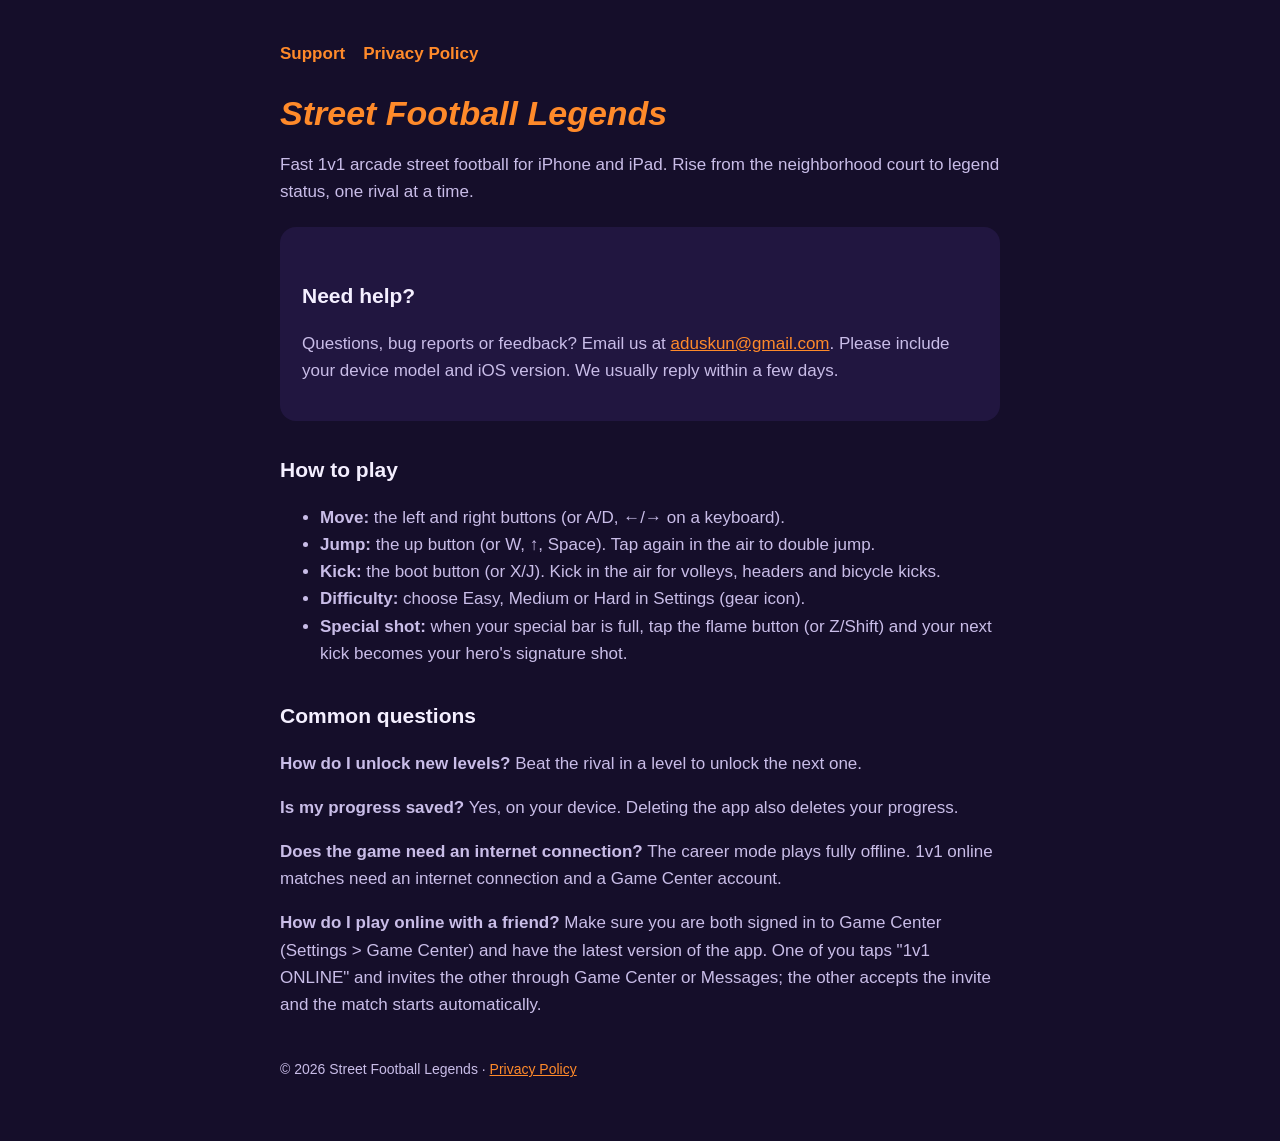
<file: index.html>
<!doctype html>
<html lang="en">
<head>
<meta charset="utf-8">
<meta name="viewport" content="width=device-width, initial-scale=1">
<title>Street Football Legends – Support</title>
<link rel="stylesheet" href="style.css">
</head>
<body>
<main>
<nav><a href="index.html">Support</a><a href="privacy.html">Privacy Policy</a></nav>
<h1>Street Football Legends</h1>
<p>Fast 1v1 arcade street football for iPhone and iPad. Rise from the neighborhood court to legend status, one rival at a time.</p>

<div class="card">
<h2>Need help?</h2>
<p>Questions, bug reports or feedback? Email us at <a href="mailto:aduskun@gmail.com">aduskun@gmail.com</a>. Please include your device model and iOS version. We usually reply within a few days.</p>
</div>

<h2>How to play</h2>
<ul>
<li><strong>Move:</strong> the left and right buttons (or A/D, ←/→ on a keyboard).</li>
<li><strong>Jump:</strong> the up button (or W, ↑, Space). Tap again in the air to double jump.</li>
<li><strong>Kick:</strong> the boot button (or X/J). Kick in the air for volleys, headers and bicycle kicks.</li>
<li><strong>Difficulty:</strong> choose Easy, Medium or Hard in Settings (gear icon).</li>
<li><strong>Special shot:</strong> when your special bar is full, tap the flame button (or Z/Shift) and your next kick becomes your hero's signature shot.</li>
</ul>

<h2>Common questions</h2>
<p><strong>How do I unlock new levels?</strong> Beat the rival in a level to unlock the next one.</p>
<p><strong>Is my progress saved?</strong> Yes, on your device. Deleting the app also deletes your progress.</p>
<p><strong>Does the game need an internet connection?</strong> The career mode plays fully offline. 1v1 online matches need an internet connection and a Game Center account.</p>
<p><strong>How do I play online with a friend?</strong> Make sure you are both signed in to Game Center (Settings &gt; Game Center) and have the latest version of the app. One of you taps "1v1 ONLINE" and invites the other through Game Center or Messages; the other accepts the invite and the match starts automatically.</p>

<footer>© 2026 Street Football Legends · <a href="privacy.html">Privacy Policy</a></footer>
</main>
</body>
</html>
</file>
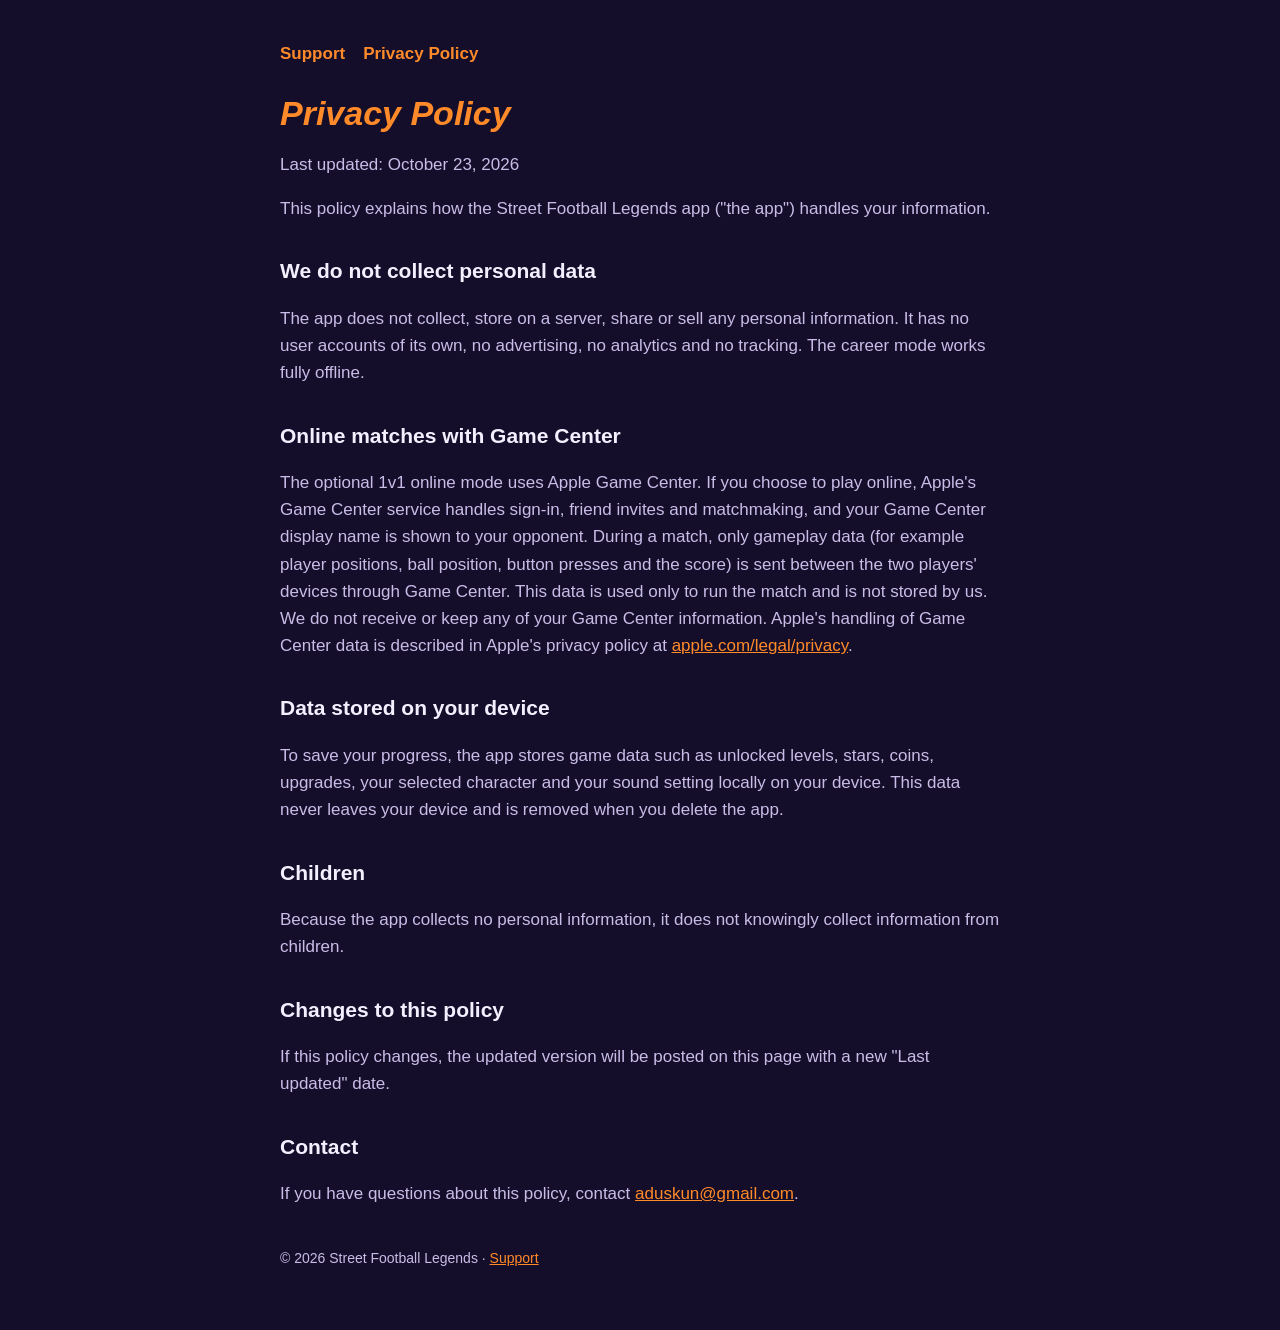
<file: privacy.html>
<!doctype html>
<html lang="en">
<head>
<meta charset="utf-8">
<meta name="viewport" content="width=device-width, initial-scale=1">
<title>Street Football Legends – Privacy Policy</title>
<link rel="stylesheet" href="style.css">
</head>
<body>
<main>
<nav><a href="index.html">Support</a><a href="privacy.html">Privacy Policy</a></nav>
<h1>Privacy Policy</h1>
<p>Last updated: October 23, 2026</p>

<p>This policy explains how the Street Football Legends app ("the app") handles your information.</p>

<h2>We do not collect personal data</h2>
<p>The app does not collect, store on a server, share or sell any personal information. It has no user accounts of its own, no advertising, no analytics and no tracking. The career mode works fully offline.</p>

<h2>Online matches with Game Center</h2>
<p>The optional 1v1 online mode uses Apple Game Center. If you choose to play online, Apple's Game Center service handles sign-in, friend invites and matchmaking, and your Game Center display name is shown to your opponent. During a match, only gameplay data (for example player positions, ball position, button presses and the score) is sent between the two players' devices through Game Center. This data is used only to run the match and is not stored by us. We do not receive or keep any of your Game Center information. Apple's handling of Game Center data is described in Apple's privacy policy at <a href="https://www.apple.com/legal/privacy/">apple.com/legal/privacy</a>.</p>

<h2>Data stored on your device</h2>
<p>To save your progress, the app stores game data such as unlocked levels, stars, coins, upgrades, your selected character and your sound setting locally on your device. This data never leaves your device and is removed when you delete the app.</p>

<h2>Children</h2>
<p>Because the app collects no personal information, it does not knowingly collect information from children.</p>

<h2>Changes to this policy</h2>
<p>If this policy changes, the updated version will be posted on this page with a new "Last updated" date.</p>

<h2>Contact</h2>
<p>If you have questions about this policy, contact <a href="mailto:aduskun@gmail.com">aduskun@gmail.com</a>.</p>

<footer>© 2026 Street Football Legends · <a href="index.html">Support</a></footer>
</main>
</body>
</html>
</file>
<file: style.css>
:root { --bg: #150e2a; --panel: #211640; --text: #f4efff; --muted: #c9bde8; --accent: #ff8a2a; }
* { box-sizing: border-box; }
body { margin: 0; background: var(--bg); color: var(--text); font: 17px/1.6 -apple-system, BlinkMacSystemFont, "Segoe UI", Roboto, sans-serif; }
main { max-width: 760px; margin: 0 auto; padding: 40px 20px 60px; }
h1 { font-size: 34px; line-height: 1.2; margin: 0 0 6px; color: var(--accent); font-style: italic; }
h2 { font-size: 21px; margin: 32px 0 8px; }
p, li { color: var(--muted); }
a { color: var(--accent); }
.card { background: var(--panel); border-radius: 16px; padding: 20px 22px; margin-top: 22px; }
nav { margin-bottom: 26px; font-weight: 600; }
nav a { margin-right: 18px; text-decoration: none; }
footer { margin-top: 40px; font-size: 14px; color: var(--muted); }
</file>
